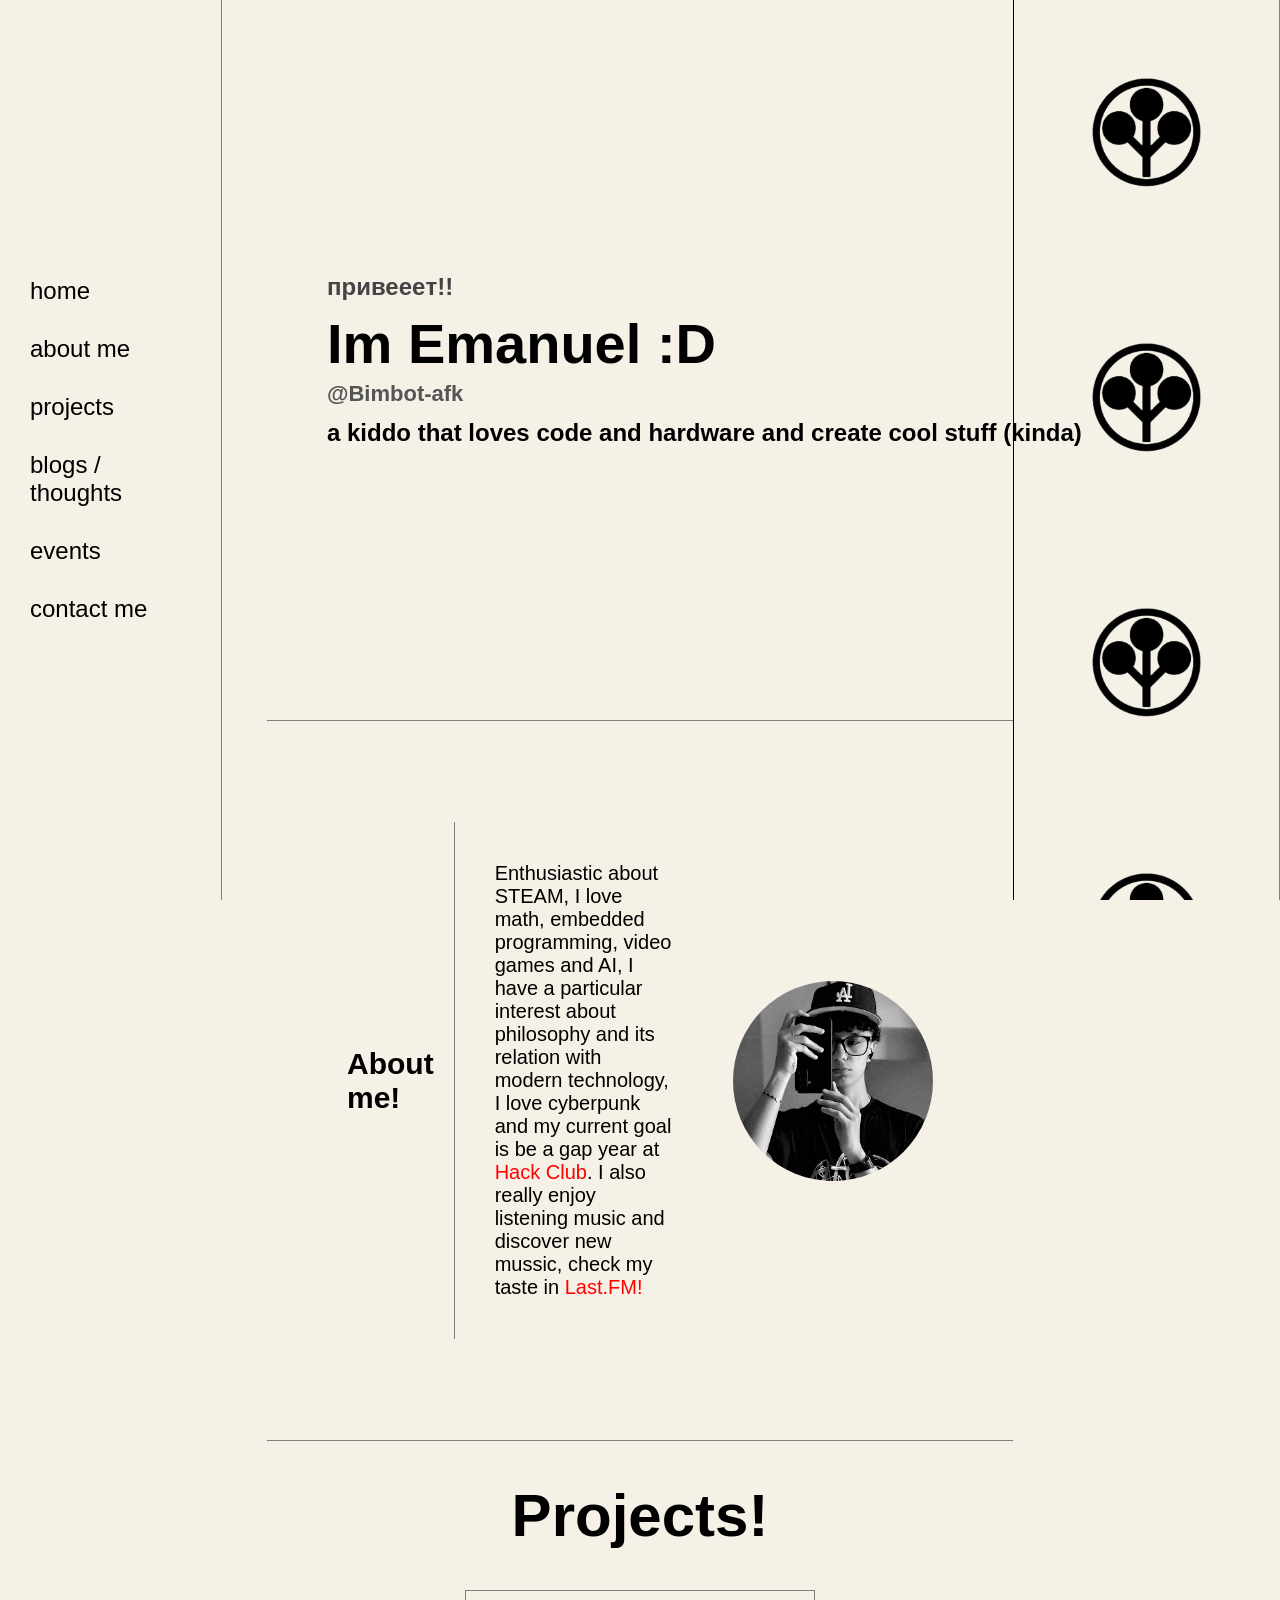
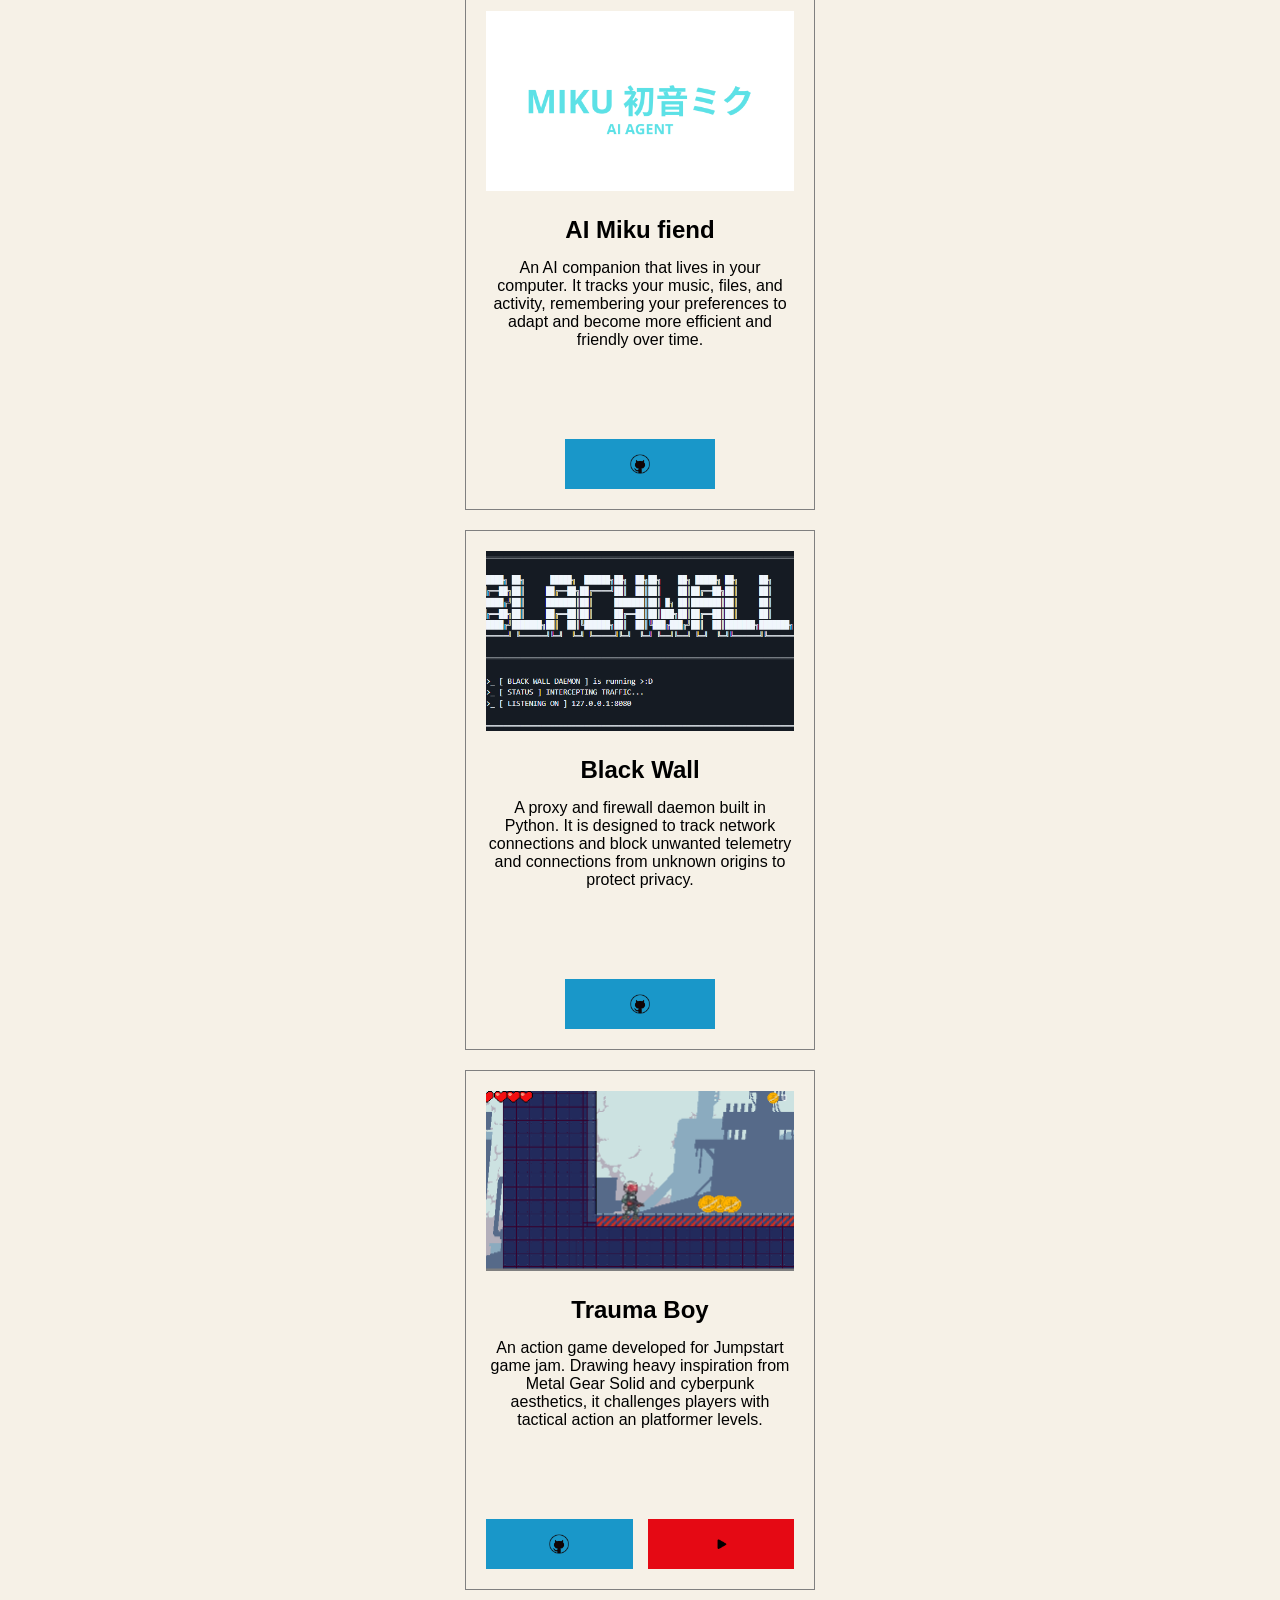
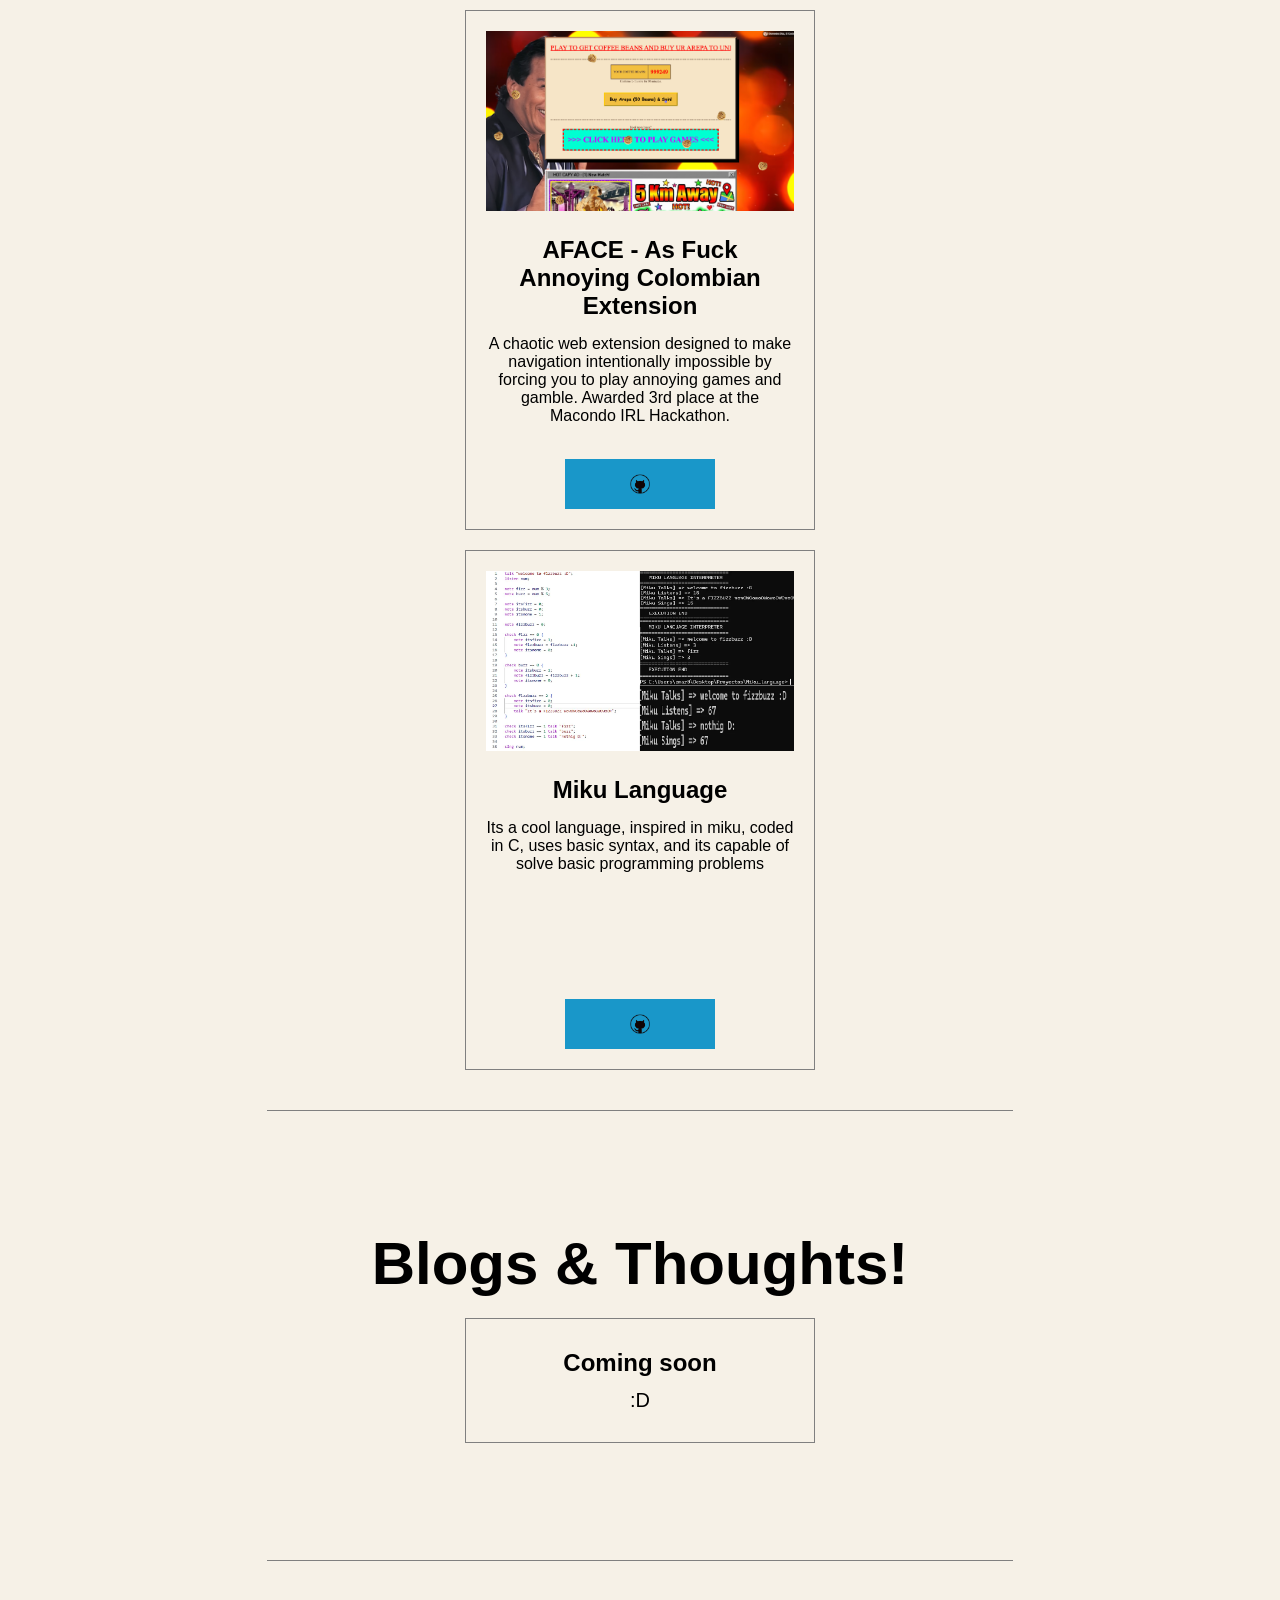
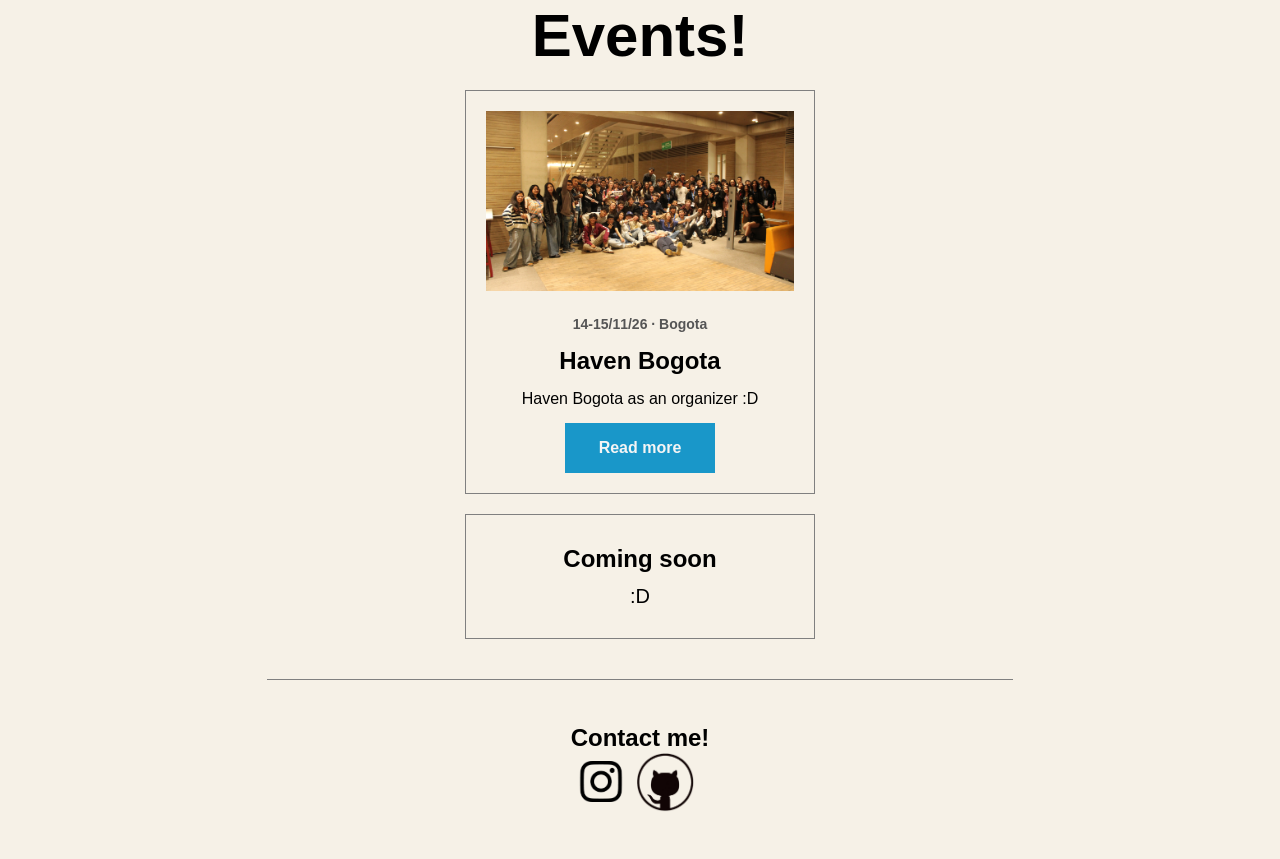
<file: index.html>
<!DOCTYPE html>
<html lang="en">

<head>
    <meta charset="UTF-8">
    <meta name="viewport" content="width=device-width, initial-scale=1.0">
    <title>Emanuel (@Bimbot-afk) | Bimbotfolio</title>
    <meta name="description"
        content="Official portfolio of Emanuel (@Bimbot-afk) — developer passionate about STEAM, embedded programming, AI, video games, and hardware projects.">
    <meta name="keywords"
        content="Emanuel, @Bimbot-afk, Bimbot-afk, Bimbot, Bimbotfolio, Bimbpt-afk, x_emart29, x-emart, portfolio, developer">
    <meta name="author" content="Emanuel (@Bimbot-afk)">
    <meta name="robots" content="index, follow">
    <meta name="google-site-verification" content="-ZlQZGPaoiG86FbaaY8lEOKst4pr9aM-X55ebx28nI8" />
    <link rel="canonical" href="https://bimbotfolio.vercel.app/">

    <!-- Open Graph / Social Media -->
    <meta property="og:type" content="website">
    <meta property="og:url" content="https://bimbotfolio.vercel.app/">
    <meta property="og:title" content="Emanuel (@Bimbot-afk) | Bimbotfolio">
    <meta property="og:description"
        content="Personal portfolio of Emanuel (@Bimbot-afk) — code, hardware, AI, and game development projects.">
    <meta property="og:image" content="https://bimbotfolio.vercel.app/images/me.jpg">
    <meta property="og:site_name" content="Bimbotfolio">

    <!-- Twitter Card -->
    <meta name="twitter:card" content="summary_large_image">
    <meta name="twitter:title" content="Emanuel (@Bimbot-afk) | Bimbotfolio">
    <meta name="twitter:description"
        content="Personal portfolio of Emanuel (@Bimbot-afk) — code, hardware, AI, and game development projects.">
    <meta name="twitter:image" content="https://bimbotfolio.vercel.app/images/me.jpg">

    <!-- Structured Data (JSON-LD) for Google Search -->
    <script type="application/ld+json">
    {
      "@context": "https://schema.org",
      "@type": "ProfilePage",
      "mainEntity": {
        "@type": "Person",
        "name": "Emanuel",
        "alternateName": ["@Bimbot-afk", "Bimbot-afk", "Bimbot"],
        "url": "https://bimbotfolio.vercel.app/",
        "image": "https://bimbotfolio.vercel.app/images/me.jpg",
        "description": "Developer enthusiastic about STEAM, math, embedded programming, video games, and AI.",
        "sameAs": [
          "https://github.com/Bimbot-afk",
          "https://www.instagram.com/x_emart29/",
          "https://x-emart.itch.io/"
        ]
      }
    }
    </script>

    <link rel="stylesheet" href="style.css">
    <link rel="icon" href="images/gucccciiii.jpg" type="image/png">
    <meta name="referrer" content="strict-origin-when-cross-origin">
</head>

<body>
    <nav class="scroll_bar_menu">
        <a class="nav_link" href="#home">home</a>
        <a class="nav_link" href="#about">about me</a>
        <a class="nav_link" href="#projects">projects</a>
        <a class="nav_link" href="#blogs">blogs / thoughts</a>
        <a class="nav_link" href="#events">events</a>
        <a class="nav_link" href="#contact">contact me</a>
    </nav>

    <div class="tape_colum">
    </div>

    <section id="home" class="layer home">
        <div class="home_text">
            <h2 class="home_text_1">привеeeт!!</h2>
            <h1 class="home_text_2">Im Emanuel :D</h1>
            <p class="home_nickname">@Bimbot-afk</p>
            <h3 class="home_text_3">a kiddo that loves code and hardware and create cool stuff (kinda)</h3>
        </div>
    </section>

    <section id="about" class="layer about">
        <h2 class="about_layer_text">About me!</h2>
        <div class="about_layer">
            <p class="about_layer_text">
                Enthusiastic about STEAM, I love math, embedded programming, video games and AI,
                I have a particular interest about philosophy and its relation with modern
                technology, I love cyberpunk and my current goal is be a gap year at <a class="about_layer_text_link"
                    href="https://hackclub.com/" rel="noopener noreferrer">Hack
                    Club</a>.

                I also really enjoy listening music and discover new mussic, check my taste in <a
                    class="about_layer_text_link" href="https://www.last.fm/user/Pencil_180"
                    rel="noopener noreferrer">Last.FM!</a>
            </p>
        </div>
        <div class="pfp_section">
            <img class="pfp" src="images/me.jpg" alt="Emanuel (@Bimbot-afk)">
        </div>
    </section>

    <section id="projects" class="layer projects">
        <div class="projects_text">
            <h2>Projects!</h2>
            <div class="projects_container_1">
                <img class="project_1_image" src="images/miku.png" alt="miku">
                <h2 class="project_1_text">AI Miku fiend</h2>
                <p class="project_1_text">An AI companion that lives in your computer. It tracks your music, files, and
                    activity, remembering your preferences to adapt and become more efficient and friendly over time.
                </p>
                <div class="project_buttons">
                    <a class="project_1_button" href="https://github.com/Bimbot-afk/AI-Miku-fiend"
                        rel="noopener noreferrer">
                        <img class="project_1_image_button" src="images/github.png" alt="">
                    </a>
                </div>
            </div>
            <div class="projects_container_2">
                <img class="project_2_image" src="images/black_wall.png" alt="black_wall">
                <h2 class="project_2_text">Black Wall</h2>
                <p class="project_2_text">A proxy and firewall daemon built in Python. It is designed to track network
                    connections and block unwanted telemetry and connections from unknown origins to protect privacy.
                </p>
                <div class="project_buttons">
                    <a class="project_2_button" href="https://github.com/Bimbot-afk/AI-Miku-fiend"
                        rel="noopener noreferrer">
                        <img class="project_2_image_button" src="images/github.png" alt="">
                    </a>
                </div>
            </div>
            <div class="projects_container_3">
                <img class="project_3_image" src="images/trauma_boy.png" alt="project_3">
                <h2 class="project_3_text">Trauma Boy</h2>
                <p class="project_3_text">An action game developed for Jumpstart game jam. Drawing heavy inspiration
                    from Metal Gear Solid and cyberpunk aesthetics, it challenges players with tactical action an
                    platformer levels.</p>
                <div class="project_buttons">
                    <a class="project_3_button" href="https://github.com/Bimbot-afk/Game" rel="noopener noreferrer">
                        <img class="project_3_image_button" src="images/github.png" alt="">
                    </a>
                    <a class="project_3_button play_button" href="https://x-emart.itch.io/trauma-boy"
                        rel="noopener noreferrer">
                        <img class="project_3_image_button" src="images/play_icon.png" alt="">
                    </a>
                </div>
            </div>
            <div class="projects_container_4">
                <img class="project_4_image" src="images/AFACE.png" alt="project_4">
                <h2 class="project_4_text">AFACE - As Fuck Annoying Colombian Extension</h2>
                <p class="project_4_text">A chaotic web extension designed to make navigation intentionally impossible
                    by forcing you to play annoying games and gamble. Awarded 3rd place at the Macondo IRL Hackathon.
                </p>
                <div class="project_buttons">
                    <a class="project_4_button" href="https://github.com/nx0ly/AFACE" rel="noopener noreferrer">
                        <img class="project_4_image_button" src="images/github.png" alt="">
                    </a>
                </div>
            </div>
            <div class="projects_container_5">
                <img class="project_5_image" src="images/miku_language.png" alt="miku_lang">
                <h2 class="project_5_text">Miku Language</h2>
                <p class="project_5_text">Its a cool language, inspired in miku, coded in C, uses basic syntax, and its capable of solve basic programming problems </p>
                <div class="project_buttons">
                    <a class="project_5_button" href="https://github.com/Bimbot-afk/miku-langua" rel="noopener noreferrer">
                        <img class="project_5_image_button" src="images/github.png" alt="">
                    </a>
                </div>
            </div>
        </div>
    </section>

    <section id="blogs" class="layer blogs_section">
        <div class="section_wrapper">
            <h2>Blogs & Thoughts!</h2>
            <div class="cozy_cards_grid">
                <article class="cozy_card">
                    <h3 class="cozy_card_title">Coming soon</h3>
                    <p class="cozy_card_desc">:D</p>
                </article>
            </div>
        </div>
    </section>

    <section id="events" class="layer events_section">
        <div class="section_wrapper">
            <h2>Events!</h2>
            <div class="cozy_cards_grid">
                <article class="cozy_card event_card">
                    <img class="event_image" src="images/haven.png" alt="Haven Bogota hackathon">
                    <p class="event_meta">14-15/11/26 · Bogota</p>
                    <h3 class="cozy_card_title">Haven Bogota</h3>
                    <p class="cozy_card_desc">Haven Bogota as an organizer :D</p>
                    <div class="event_buttons">
                        <a class="event_button" href="haven-bog.html">Read more</a>
                    </div>
                </article>
                <article class="cozy_card">
                    <h3 class="cozy_card_title">Coming soon</h3>
                    <p class="cozy_card_desc">:D</p>
                </article>
            </div>
        </div>
    </section>

    <section id="contact" class="layer contact">
        <div class="contact_text">
            <h2>Contact me!</h2>
            <div class="ig">
                <a href="https://www.instagram.com/x_emart29/" rel="noopener noreferrer">
                    <img src="images/ig.png" alt="ig">
                </a>
            </div>
            <div class="github">
                <a href="https://github.com/Bimbot-afk" rel="noopener noreferrer">
                    <img src="images/github.png" alt="github">
                </a>
            </div>
        </div>
    </section>

</body>

</html>
</file>
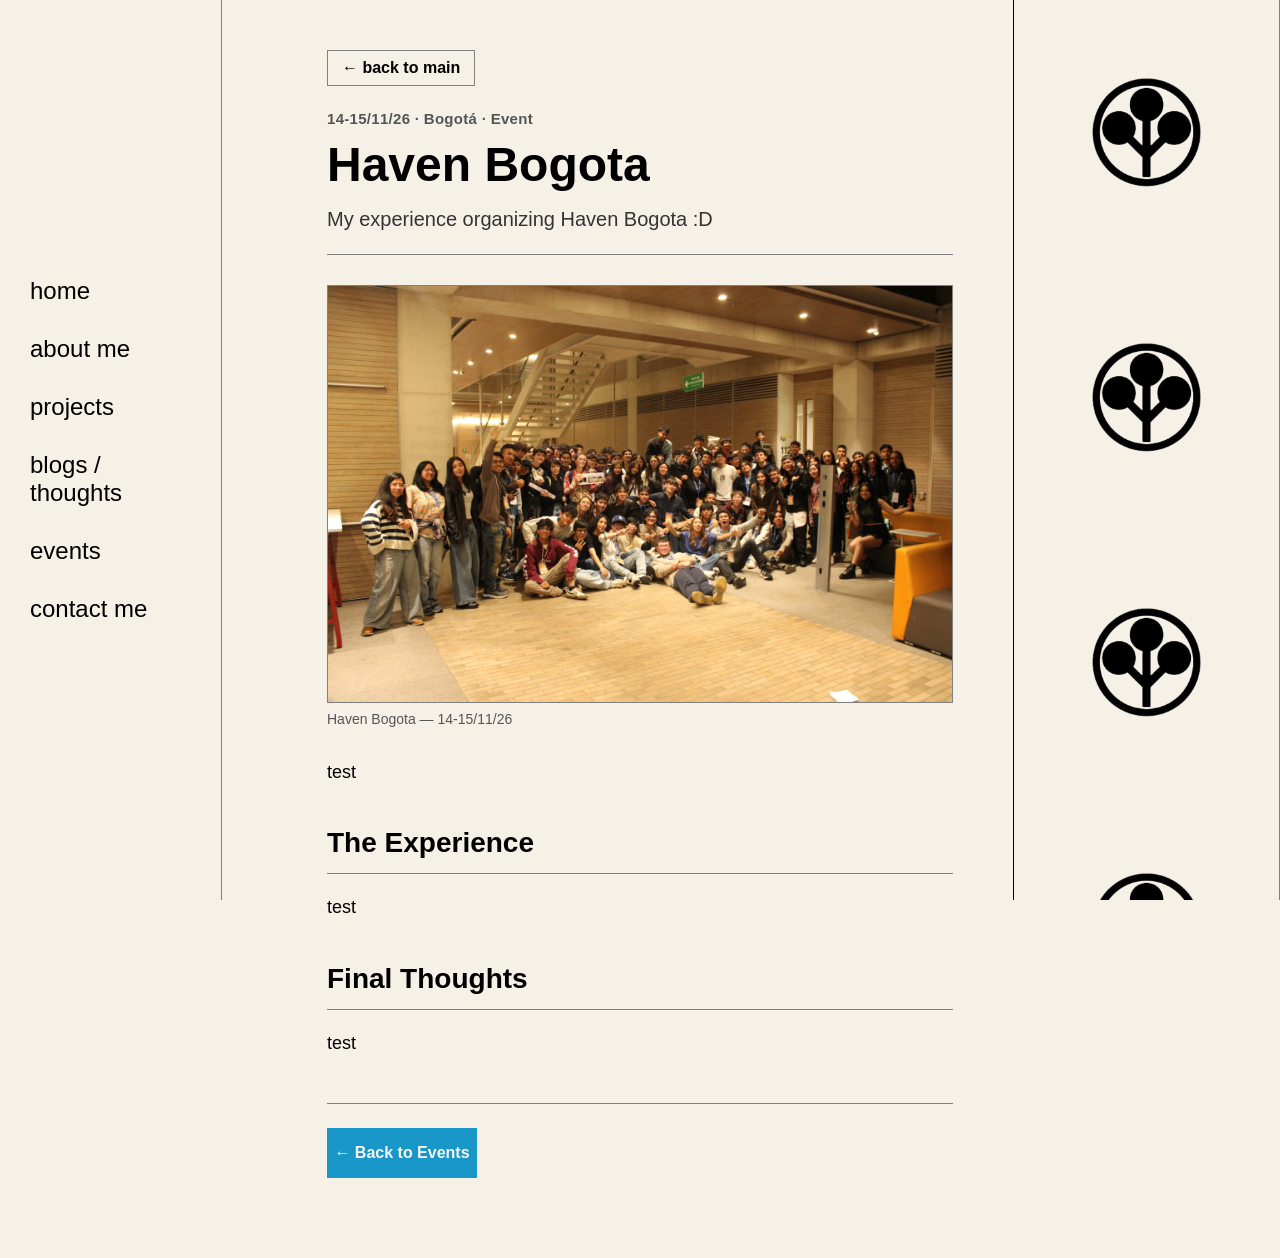
<file: haven-bog.html>
<!DOCTYPE html>
<html lang="en">

<head>
    <meta charset="UTF-8">
    <meta name="viewport" content="width=device-width, initial-scale=1.0">
    <title>Haven Bogota | Emanuel (@Bimbot-afk)</title>
    <meta name="description" content="Haven Bogota event recap and story by Emanuel (@Bimbot-afk).">
    <meta name="author" content="Emanuel (@Bimbot-afk)">
    <link rel="stylesheet" href="style.css">
    <link rel="icon" href="images/gucccciiii.jpg" type="image/png">
    <meta name="referrer" content="strict-origin-when-cross-origin">
</head>

<body>
    <nav class="scroll_bar_menu">
        <a class="nav_link" href="index.html#home">home</a>
        <a class="nav_link" href="index.html#about">about me</a>
        <a class="nav_link" href="index.html#projects">projects</a>
        <a class="nav_link" href="index.html#blogs">blogs / thoughts</a>
        <a class="nav_link" href="index.html#events">events</a>
        <a class="nav_link" href="index.html#contact">contact me</a>
    </nav>

    <div class="tape_colum">
    </div>

    <main class="layer doc_layer">
        <article class="doc_article">
            <a class="doc_back_link" href="index.html#events">&larr; back to main</a>

            <header class="doc_header">
                <p class="doc_meta">14-15/11/26 · Bogotá · Event</p>
                <h1 class="doc_title">Haven Bogota</h1>
                <p class="doc_subtitle">My experience organizing Haven Bogota :D</p>
            </header>

            <figure class="doc_figure">
                <img src="images/haven.png" alt="Haven Bogota hackathon">
                <figcaption class="doc_caption">Haven Bogota — 14-15/11/26</figcaption>
            </figure>

            <div class="doc_content">
                <p>
                    test
                </p>

                <h2>The Experience</h2>
                <p>
                    test
                </p>

                <h2>Final Thoughts</h2>
                <p>
                    test
                </p>
            </div>

            <footer class="doc_footer">
                <a class="event_button" href="index.html#events">&larr; Back to Events</a>
            </footer>
        </article>
    </main>
</body>

</html>
</file>
<file: style.css>
* {
    margin: 0;
    padding: 0;
    box-sizing: border-box;
}

body {
    font-family: sans-serif;
    background-color: #f6f1e7;
    color: black;
    width: calc(100% - 267px);
}

.layer {
    margin-left: 267px;
    width: calc(100% - 267px);
    min-height: 80vh;
    display: flex;
    flex-direction: column;
    justify-content: center;
    align-items: flex-start;
    padding: 40px 60px;
}

.home {
    display: flex;
    position: relative;
    width: 100%;
    height: 50vh;
}

.home_text {
    color: black;
    max-width: 800px;
    width: 100%;
    margin: 0;
    display: flex;
    flex-direction: column;
    text-align: left;
    gap: 12px;
}

.home_text_1 {
    font-size: 24px;
    color: #444;
}

.home_text_2 {
    font-size: 56px;
    line-height: 1.1;
    font-weight: bold;
}

.home_nickname {
    font-size: 22px;
    font-weight: 600;
    color: #555;
    margin-top: -6px;
}

.home_text_3 {
    font-size: 24px;
    font-weight: 600;
}

.about {
    border-top: 1px solid gray;
    display: flex;
    flex-direction: row;
    justify-content: space-around;
    align-items: center;
    font-size: 20px;
}

.pfp_section {
    display: flex;
    flex-direction: column;
    justify-content: flex-start;
    padding: 20px;
}

.pfp {
    margin: 20px auto;
    width: 200px;
    height: 200px;
    object-fit: cover;
    border-radius: 50%;
}

.about_layer {
    display: flex;
    flex-direction: column;
    justify-content: center;
    gap: 20px;
    padding: 20px;
    background-color: transparent;
    width: 100%;
    max-width: 600px;
    text-align: left;
    border-left: 1px solid gray;
}

.about_layer h2 {
    text-align: center;
}

.about_layer_text_link {
    color: red;
    text-decoration: none;
    transition: opacity 0.2s ease;
}

.about_layer_text_link:hover {
    opacity: 0.6;
}

.about_layer_text {
    color: black;
    max-width: 500px;
    text-align: left;
    margin: 20px;
}

.projects {
    background-color: transparent;
    border-top: 1px solid gray;
    text-align: center;
}

.projects_text {
    color: black;
    width: 100%;
    max-width: 800px;
    margin: 0 auto;
    display: flex;
    flex-wrap: wrap;
    justify-content: center;
    gap: 20px;
}

.projects_text > h2 {
    width: 100%;
    margin-bottom: 20px;
    font-size: 60px;
}

.projects_container_1,
.projects_container_2,
.projects_container_3,
.projects_container_4,
.projects_container_5 {
    display: flex;
    flex-direction: column;
    justify-content: space-between;
    gap: 15px;
    padding: 20px;
    background-color: #f6f1e7;
    border: 1px solid gray;
    border-radius: 0;
    min-height: 520px;
    width: 350px;
}

.project_1_image,
.project_2_image,
.project_3_image,
.project_4_image,
.project_5_image {
    width: 100%;
    height: 180px;
    object-fit: cover;
    border-radius: 0;
    margin-bottom: 10px;
}

.project_image_placeholder,
.event_image_placeholder {
    width: 100%;
    height: 180px;
    border: 1px dashed gray;
    display: flex;
    align-items: center;
    justify-content: center;
    color: #555;
    font-size: 16px;
    margin-bottom: 10px;
}

.project_buttons {
    display: flex;
    flex-direction: row;
    justify-content: center;
    gap: 15px;
    width: 100%;
    margin-top: auto;
}

.project_1_button,
.project_2_button,
.project_3_button,
.project_4_button,
.project_5_button {
    display: flex;
    align-items: center;
    justify-content: center;
    width: 150px;
    height: 50px;
    border: none;
    background-color: rgb(25, 151, 201);
    color: whitesmoke;
    cursor: pointer;
    border-radius: 0;
}

.play_button {
    background-color: #e50914;
}

.project_1_image_button,
.project_2_image_button,
.project_3_image_button,
.project_4_image_button,
.project_5_image_button {
    width: 20px;
    height: 20px;
    margin: 0 auto;
    max-height: 20px;
    max-width: 20px;
    object-fit: contain;
}

.project_1_text h2:not(.project_1_text > h2),
.project_2_text h2:not(.project_2_text > h2),
.project_3_text h2:not(.project_3_text > h2),
.project_4_text h2:not(.project_4_text > h2),
.project_5_text h2:not(.project_5_text > h2) {
    text-align: left;
}

/* Blogs / Thoughts & Events Sections */
.blogs_section,
.events_section {
    border-top: 1px solid gray;
    align-items: center;
    min-height: 50vh;
}

.section_wrapper {
    width: 100%;
    max-width: 800px;
    margin: 0 auto;
    text-align: center;
}

.section_wrapper > h2 {
    font-size: 60px;
    margin-bottom: 20px;
}

.cozy_cards_grid {
    display: flex;
    flex-wrap: wrap;
    justify-content: center;
    gap: 20px;
    text-align: center;
}

.cozy_card {
    background-color: #f6f1e7;
    border: 1px solid gray;
    border-radius: 0;
    padding: 30px 20px;
    width: 350px;
    display: flex;
    flex-direction: column;
    justify-content: center;
    align-items: center;
    gap: 12px;
}

.cozy_card_title {
    font-size: 24px;
    font-weight: bold;
    color: black;
}

.cozy_card_desc {
    font-size: 20px;
    color: black;
}

.event_card {
    justify-content: space-between;
    padding: 20px;
    gap: 15px;
}

.event_image,
.event_card img {
    width: 100%;
    height: 180px;
    object-fit: cover;
    border-radius: 0;
    margin-bottom: 10px;
    display: block;
}

.event_meta {
    font-size: 14px;
    font-weight: 600;
    color: #555;
}

.event_card .cozy_card_desc {
    font-size: 16px;
}

.event_buttons {
    display: flex;
    flex-direction: row;
    justify-content: center;
    gap: 15px;
    width: 100%;
    margin-top: auto;
}

.event_button {
    display: flex;
    align-items: center;
    justify-content: center;
    width: 150px;
    height: 50px;
    border: none;
    background-color: rgb(25, 151, 201);
    color: whitesmoke;
    text-decoration: none;
    font-weight: 600;
    cursor: pointer;
    border-radius: 0;
}

/* Contact Section */
.contact {
    border-top: 1px solid gray;
    min-height: 20vh;
    display: flex;
    flex-direction: row;
    justify-content: space-around;
    align-items: center;
    padding: 40px 20px;
}

.contact_links {
    display: flex;
    flex-direction: row;
    gap: 30px;
    align-items: center;
}

.ig,
.github {
    display: inline-flex;
    align-items: center;
    justify-content: center;
}

.ig img,
.github img {
    width: 60px;
    height: 60px;
    object-fit: contain;
    display: block;
}

.scroll_bar_menu {
    display: flex;
    flex-direction: column;
    justify-content: center;
    align-items: flex-start;
    gap: 30px;
    padding: 30px;
    background-color: #f6f1e7;
    width: 222px;
    height: 100%;
    position: fixed;
    top: 0;
    left: 0;
    border-right: 1px solid gray;
    z-index: 10;
}

.nav_link {
    color: black;
    font-size: 24px;
    text-align: left;
    text-decoration: none;
    transition: opacity 0.2s ease;
}

.nav_link:hover {
    opacity: 0.6;
}

.tape_colum {
    width: 267px;
    position: fixed;
    top: 0;
    right: 0px;
    height: 100%;
    display: flex;
    flex-direction: column;
    justify-content: center;
    align-items: center;
    background-image: url('images/Arasaka_logo_lite.png');
    background-size: contain;
    background-repeat: repeat-y;
    background-position: center top;
    border-right: 1px solid gray;
    z-index: 9;
    border-left: 1px solid black;
}

/* Doc Reader / Event Article Page */
.doc_layer {
    justify-content: flex-start;
    align-items: center;
    padding: 50px 60px 80px;
}

.doc_article {
    width: 100%;
    max-width: 740px;
    margin: 0 auto;
    display: flex;
    flex-direction: column;
    gap: 24px;
    text-align: left;
}

.doc_back_link {
    color: black;
    text-decoration: none;
    font-size: 16px;
    font-weight: 600;
    border: 1px solid gray;
    padding: 8px 14px;
    width: fit-content;
    transition: opacity 0.2s ease;
}

.doc_back_link:hover {
    opacity: 0.6;
}

.doc_header {
    display: flex;
    flex-direction: column;
    gap: 12px;
    padding-bottom: 20px;
    border-bottom: 1px solid gray;
}

.doc_meta {
    font-size: 15px;
    font-weight: 600;
    color: #555;
    letter-spacing: 0.3px;
}

.doc_title {
    font-size: 48px;
    line-height: 1.1;
    font-weight: bold;
    color: black;
}

.doc_subtitle {
    font-size: 20px;
    line-height: 1.5;
    color: #333;
}

.doc_figure {
    display: flex;
    flex-direction: column;
    gap: 8px;
    margin: 6px 0;
}

.doc_figure img {
    width: 100%;
    max-height: 480px;
    object-fit: cover;
    display: block;
    border: 1px solid gray;
    border-radius: 0;
}

.doc_caption {
    font-size: 14px;
    color: #555;
}

.doc_content {
    display: flex;
    flex-direction: column;
    gap: 18px;
    font-size: 18px;
    line-height: 1.75;
    color: black;
}

.doc_content h2 {
    font-size: 28px;
    margin-top: 12px;
    padding-bottom: 6px;
    border-bottom: 1px solid gray;
}

.doc_content p {
    text-align: left;
}

.doc_footer {
    margin-top: 20px;
    padding-top: 24px;
    border-top: 1px solid gray;
    display: flex;
    justify-content: flex-start;
}

/* Responsive styles for mobile devices */
@media (max-width: 768px) {
    body {
        width: 100%;
    }

    .tape_colum {
        display: none;
    }

    .scroll_bar_menu {
        position: static;
        width: 100%;
        height: auto;
        flex-direction: row;
        flex-wrap: wrap;
        justify-content: center;
        border-right: none;
        border-bottom: 1px solid gray;
        padding: 15px;
        gap: 15px;
    }

    .nav_link {
        font-size: 18px;
    }

    .layer {
        margin-left: 0;
        width: 100%;
        padding: 30px 20px;
        min-height: auto;
    }

    .home {
        height: auto;
    }

    .home_text_1 {
        font-size: 20px;
    }

    .home_text_2 {
        font-size: 40px;
    }

    .home_nickname {
        font-size: 18px;
    }

    .home_text_3 {
        font-size: 18px;
    }

    .about {
        flex-direction: column;
        text-align: center;
    }

    .about_layer {
        border-left: none;
        padding: 10px 0;
    }

    .about_layer_text {
        margin: 10px 0;
    }

    .projects_text > h2,
    .section_wrapper > h2 {
        font-size: 40px;
    }

    .projects_container_1,
    .projects_container_2,
    .projects_container_3,
    .projects_container_4,
    .projects_container_5,
    .cozy_card {
        width: 100%;
        max-width: 350px;
    }

    .contact {
        flex-direction: column;
        gap: 20px;
        text-align: center;
    }

    .doc_layer {
        padding: 30px 20px 60px;
    }

    .doc_title {
        font-size: 34px;
    }

    .doc_subtitle {
        font-size: 17px;
    }

    .doc_content {
        font-size: 16px;
    }

    .doc_content h2 {
        font-size: 24px;
    }
}
</file>
